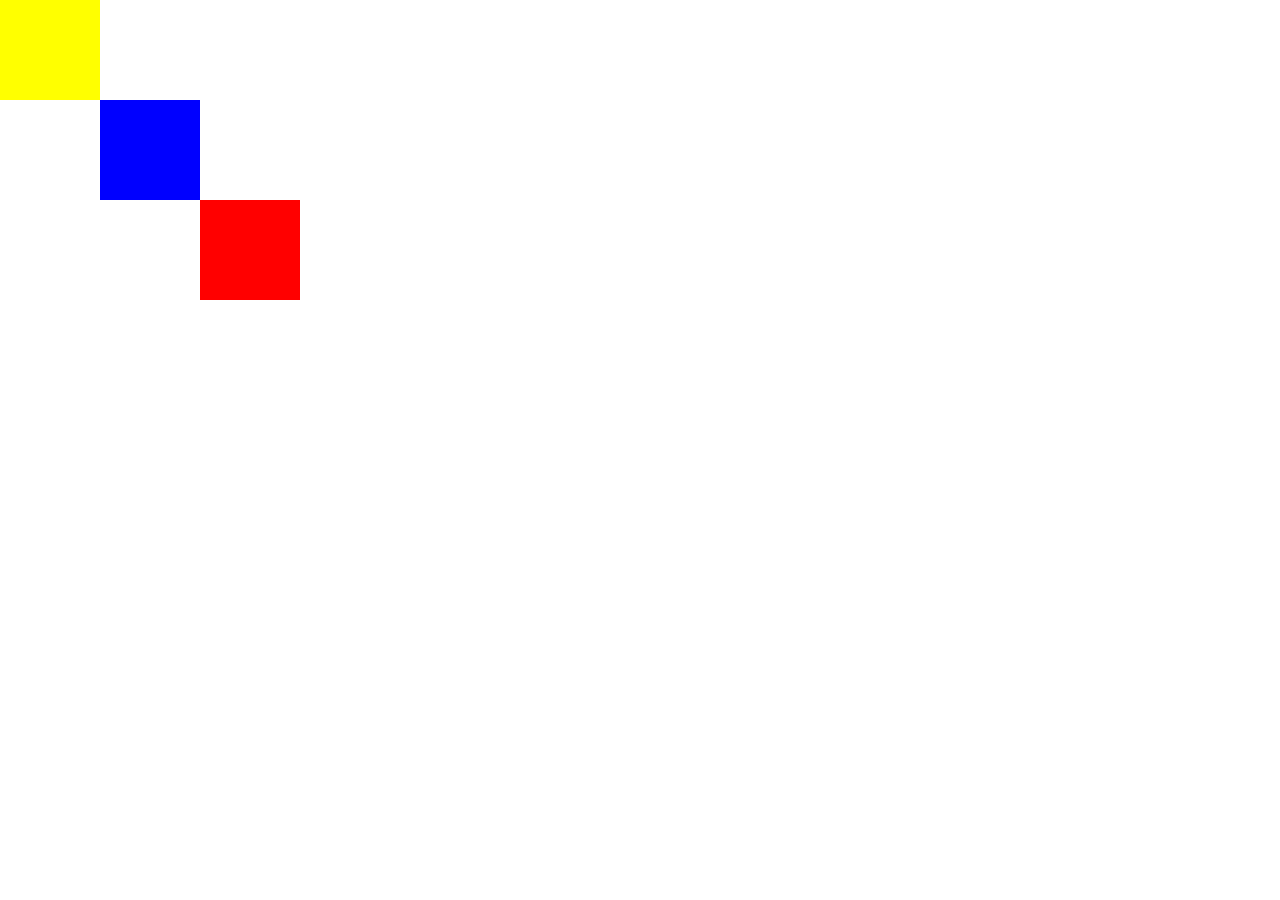
<file: My site/index1.html>
<!DOCTYPE html>
<html lang="en">
<head>
    <meta charset="UTF-8">
    <meta http-equiv="X-UA-Compatible" content="IE=edge">
    <meta name="viewport" content="width=device-width, initial-scale=1.0">
    <title>Document</title>
    <link rel="stylesheet" href="CSS/style1.css">
</head>
<body>
    <div class="yellow">

    </div>
    
    <div class="blue">

    </div>
    <div class="red">

    </div>
</body>
</html>
</file>
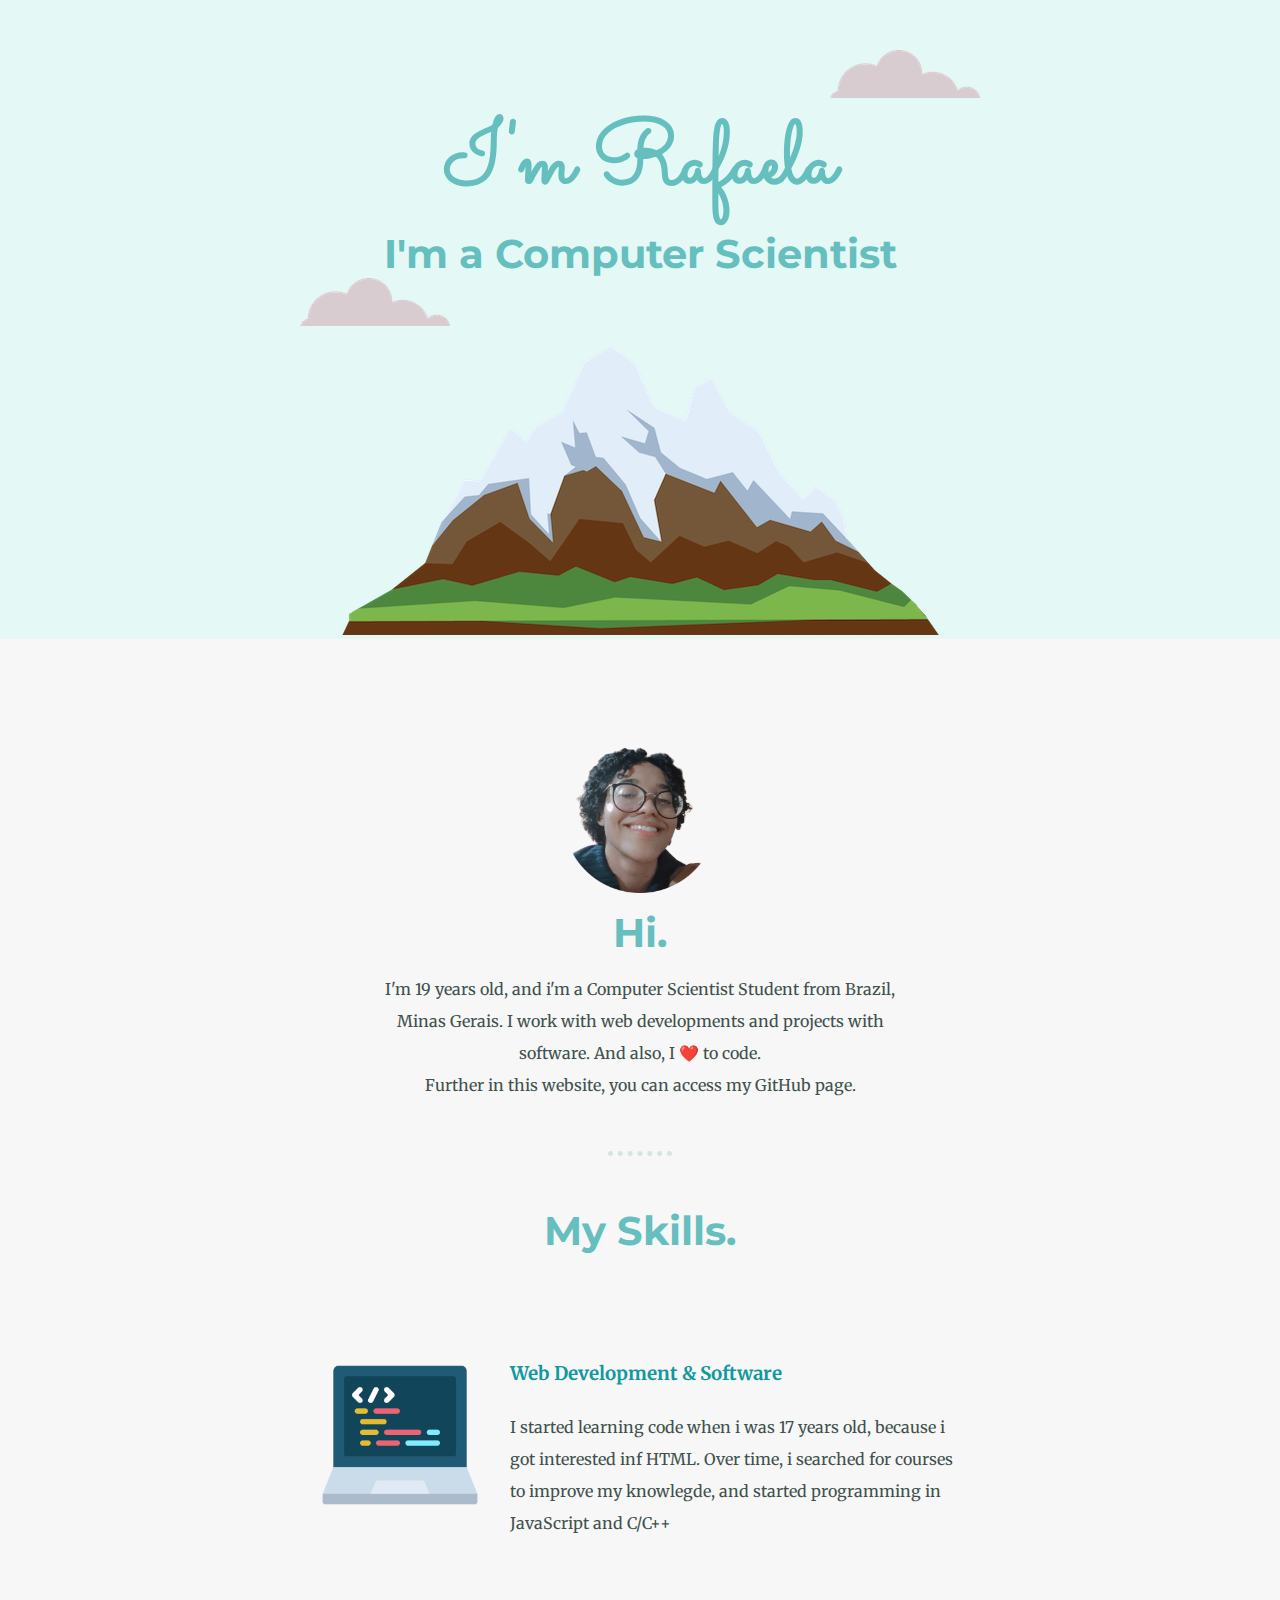
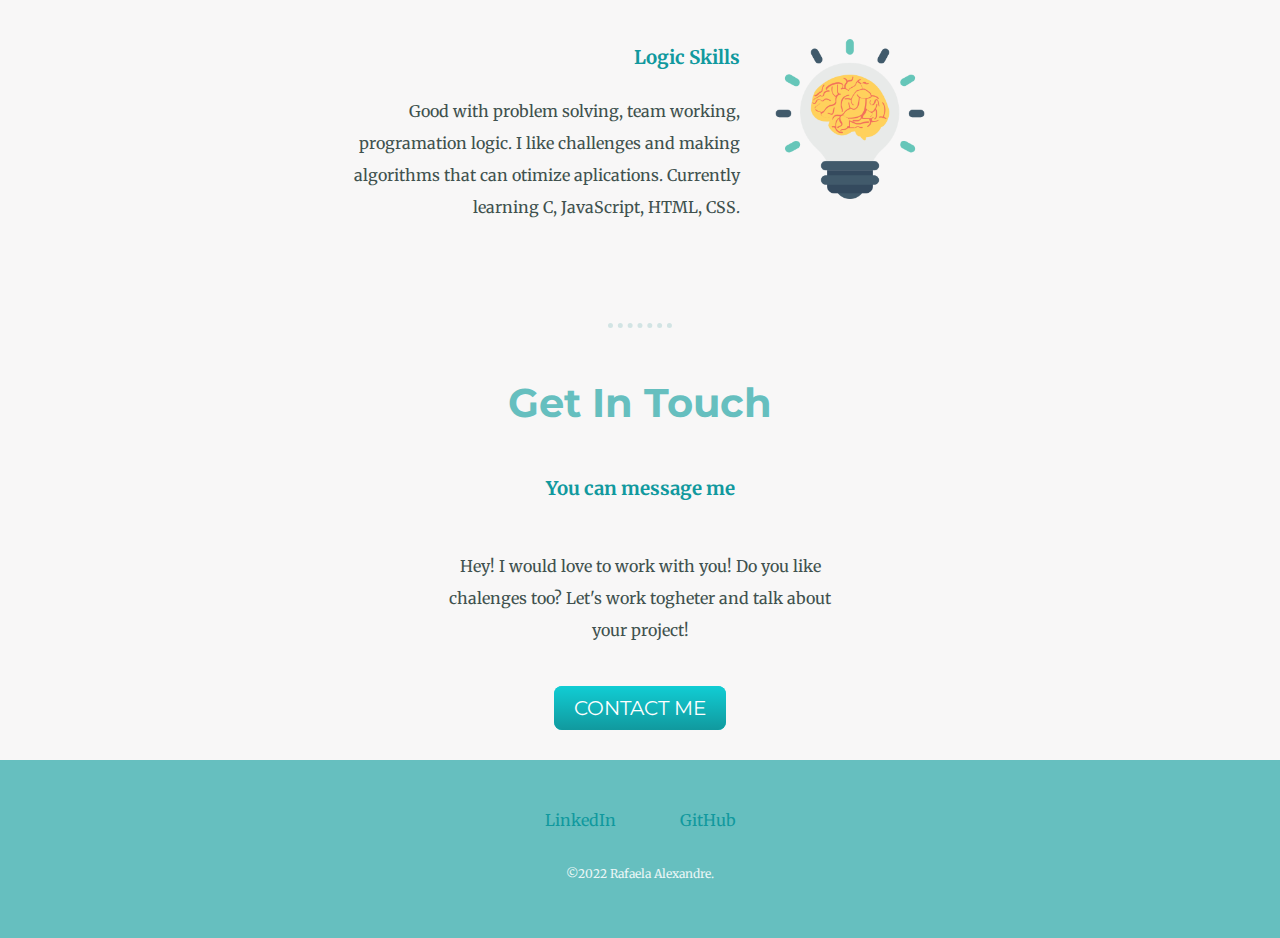
<file: My site/index2.html>
<!DOCTYPE html>
<html lang="en">
<head>
    <meta charset="UTF-8">
    <meta http-equiv="X-UA-Compatible" content="IE=edge">
    <meta name="viewport" content="width=device-width, initial-scale=1.0">
    <title>Rafaela Alexandre</title>
    <link rel="stylesheet" href="CSS/styles.css">
    <link rel="icon" href="favicon.ico">
    <link rel="preconnect" href="https://fonts.googleapis.com">
    <link href="https://fonts.googleapis.com/css2?family=Merriweather&family=Montserrat&family=Noto+Serif+Display&family=Playfair+Display&family=Raleway&family=Sacramento&display=swap" rel="stylesheet">
<body>

    <div class="top">
        <img class="top-cloud" src="CSS/cloud.png" alt="cloud-img">

        <h1>I'm Rafaela</h1>
        <h2>I'm a Computer Scientist</h2>

        <img class="bottom-cloud" src="CSS/cloud.png" alt="cloud-img">
        <img class="mountain" src="CSS/mountain.png" alt="mountain-img">
    </div>

    <div class="middle-container">
        <div class="profile">
          <img class="myimg" src="images/myimg-removed.png" alt="img-me">
          <h2>Hi.</h2>
          <p class="presentation" > I'm 19 years old, and i'm a Computer Scientist Student from Brazil, Minas Gerais. I work with web developments and projects with software. And also, I ❤️ to code.</p>
          <p class="presentation" >Further in this website, you can access my GitHub page.</p>
        </div></div>
        </div>
        <hr>
        <div class="skills">
          <h2>My Skills.</h2>
          <div class="skill-row">
            <img class="english" src="images/programming.png" alt="english-img">

            <h3>Web Development & Software</h3>
            <p>I started learning code when i was 17 years old, because i got interested inf HTML. Over time, i searched for courses to improve my knowlegde, and started programming in JavaScript and C/C++</p>

            <!--<img class="img-reading" src="images/lendo.png" alt="reading-img">
            <img class="book" src="images/livro.png" alt="book-img"> <img class="think" src="images/pensamento-logico.png" alt="logic_thinking-img">
            <img class="talking" src="images/conversando.png" alt="talking-img"> -->
          </div>
          <div class="skill-row2">
            <img class="ideia" src="images/ideia.png" alt="ideia-img">

            <h3>Logic Skills</h3>
            <p>Good with problem solving, team working, programation logic. I like challenges and making algorithms that can otimize aplications. Currently learning C, JavaScript, HTML, CSS.</p>
           

          </div>
        </div>
        <hr>
        <div class="contact-me">
          <h2 class="contatc" >Get In Touch</h2>
          <h3 class="message" >You can message me</h3>
          <p class="phrase" >Hey! I would love to work with you! Do you like chalenges too? Let's work togheter and talk about your project! </p>
          <a class="btn" href="mailto:rafaelaalexandre619@gmail.com">CONTACT ME</a>
        </div>
      </div>
      
      
      <div class="bottom-container">
        <a class="footer-link" href="https://www.linkedin.com/in/rafaela-alexandre-/" target="_blank">LinkedIn</a>
        <a class="footer-link" href="https://github.com/hydrogradCreator" target="_blank"> GitHub</a>
        <p class="rights">©2022 Rafaela Alexandre.</p>
    </div>
      
</body>
</html>
</file>
<file: My site/CSS/style1.css>
body{
    margin: 0;
}

.red{
    height: 100px;
    width: 100px;
    

    background-color: red;
    position: absolute;
    left: 200px;
    top: 200px;
}

.blue{
    height: 100px;
    width: 100px;

    background-color: blue;
    position: absolute;
    left: 100px;
    top: 100px;
}

.yellow{
    height: 100px;
    width: 100px;
    

    background-color: yellow;
    position: absolute;
    
}
</file>
<file: My site/CSS/styles.css>
body{
    color: #40514e;
    margin: 0px;
    background-color: rgb(248, 247, 247);
    text-align: center;
    font-family: 'Merriweather', serif;
}

h1{
    font-size: 5.500rem;  /* ----> tamanho relativo, a cada 1em ----> 100% ----> 16px */
    margin: 50px auto 0 auto;
    font-family: 'Sacramento', cursive;
    color: #66BFBF;
    
}

h2{
    font-family: 'Montserrat', sans-serif;
    font-size: 2.5rem;
    color:#66BFBF ;
    font-weight: bold;
    margin-top: 0;
    margin-bottom: 0;
}

h3{
    color:#11999E;
}
a{
    color: #11999E;
}

p{
    line-height: 2;
}
.top{
    position: relative;
    padding-top: 50px;
}

.presentation{

    width: 70%;
    margin: auto;
}
.greetings{
    margin-top: 0px;
    margin-bottom: 0px;
}

.myimg{
    display: block;
    margin-left: auto;
    margin-right: auto;
    width: 20%;
}

.english{
    width: 25%;
    float: left;
    margin-right: 30px;
}

.skill-row{
    width: 50%;
    margin: 100px auto 100px auto;
    text-align: left;
    line-height: 2;
}

.skill-row2{
    width: 50%;
    margin: 100px auto 100px auto;
    text-align: right;
    line-height: 2;
}
/*colocar ambas as imagens na lateral*/
.profile{
    width: 60%;
    margin: 100px auto 50px auto;
    text-align: center;
    line-height: 2;
}
.imgcomputer{
    width: 100px;
    height: 100px;
    left: 100px;
}

.img-web{
    width: 15%;
}

.ideia{
    width: 25%;
    float: right;
    margin-right: 30px;
    margin-left: 30px;
   
}

.top-cloud{
    position: absolute;
    right: 300px;
    top: 50px;
    
}
.bottom-cloud{
    position: absolute;
    left: 300px;
    
}


hr {

    background-color: transparent;
    border-style: none;
    border-top: dotted;
    border-color: #d2e4e4 ;
    border-width: 5px;
    height: 0px;
    width: 5%;
    margin-bottom: 50px;
}


.top{
    background-color: #E4F9F5;
}

.contact-me{
    margin-top: 50px;
    margin-bottom: 40px;
}

.contact{
    margin-bottom: 20px;
}

.message{
    margin-bottom: 50px;
    margin-top: 50px;
}

.btn {
    background: #11cdd4;
    background-image: -webkit-linear-gradient(top, #11cdd4, #11999e);
    background-image: -moz-linear-gradient(top, #11cdd4, #11999e);
    background-image: -ms-linear-gradient(top, #11cdd4, #11999e);
    background-image: -o-linear-gradient(top, #11cdd4, #11999e);
    background-image: linear-gradient(to bottom, #11cdd4, #11999e);
    -webkit-border-radius: 8;
    -moz-border-radius: 8;
    border-radius: 8px;
    font-family: 'Montserrat', sans-serif;;
    color: #ffffff;
    font-size: 20px;
    padding: 10px 20px 10px 20px;
    text-decoration: none;
  }
  
  .btn:hover {
    background: #30e3cb;
    background-image: -webkit-linear-gradient(top, #30e3cb, #2bc4ad);
    background-image: -moz-linear-gradient(top, #30e3cb, #2bc4ad);
    background-image: -ms-linear-gradient(top, #30e3cb, #2bc4ad);
    background-image: -o-linear-gradient(top, #30e3cb, #2bc4ad);
    background-image: linear-gradient(to bottom, #30e3cb, #2bc4ad);
    text-decoration: none;
  }

.phrase{
    margin: auto auto 50px auto;
    width: 30%;
   
}


/*  ------------------ rodapé --------------------------*/
.bottom-container{
    
    background-color: #66bfbf;
    padding: 50px 0 20px;
    
}

.footer-link{
    color: #11999e;
    padding-left: 30px ;
    padding-right: 30px;
}

a{
    text-decoration: none;
}
a:hover{
    color: #eaf6f6;
}
.rights{
    
    font-size: 0.75rem;
    color: #eaf6f6;
    padding: 20px 0;
}
</file>
